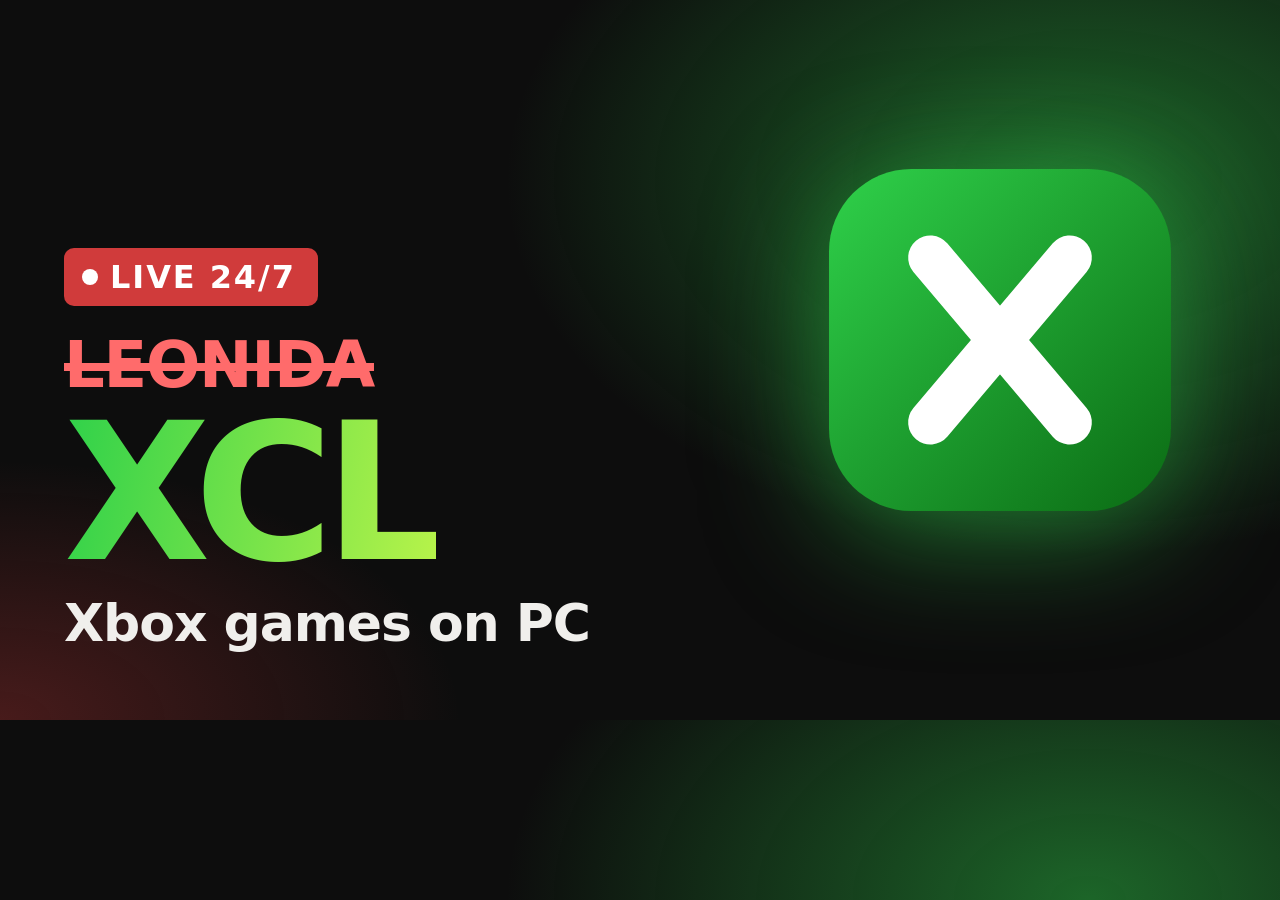
<file: dashboard/public/xcl-thumbnail.html>
<!doctype html>
<html lang="en">
<head>
  <meta charset="utf-8">
  <meta name="viewport" content="width=1280, height=720">
  <title>XCL live thumbnail</title>
  <style>
    html, body { margin: 0; width: 1280px; height: 720px; overflow: hidden; color: #f0efec; font-family: "Inter", system-ui, sans-serif; -webkit-font-smoothing: antialiased; }
    body { background: radial-gradient(ellipse 70% 80% at 85% 25%, rgba(47, 209, 74, 0.45), transparent 65%), radial-gradient(ellipse 60% 60% at 0% 100%, rgba(208, 59, 59, 0.3), transparent 60%), #0d0d0d; }
    .logo { position: absolute; right: 90px; top: 150px; width: 380px; filter: drop-shadow(0 20px 60px rgba(47, 209, 74, 0.55)); }
    .text { position: absolute; left: 64px; top: 0; bottom: 0; display: flex; flex-direction: column; justify-content: center; align-items: flex-start; }
    .live { display: inline-flex; align-items: center; gap: 12px; background: #d03b3b; color: #fff; font-size: 32px; font-weight: 900; letter-spacing: 0.06em; padding: 10px 22px 10px 18px; border-radius: 10px; }
    .live i { width: 16px; height: 16px; border-radius: 50%; background: #fff; }
    .gone { margin-top: 22px; font-size: 64px; font-weight: 900; letter-spacing: -0.02em; color: #ff6b6b; text-decoration: line-through; text-decoration-thickness: 8px; }
    h1 { margin: 6px 0 0; font-size: 190px; font-weight: 900; letter-spacing: -0.05em; line-height: 0.9; background: linear-gradient(100deg, #2fd14a, #b7f34a); -webkit-background-clip: text; background-clip: text; color: transparent; }
    .tag { margin-top: 14px; font-size: 52px; font-weight: 900; letter-spacing: -0.02em; }
  </style>
</head>
<body>
  <img class="logo" src="xcl-logo.svg" alt="">
  <div class="text">
    <div class="live"><i></i>LIVE 24/7</div>
    <div class="gone">LEONIDA</div>
    <h1>XCL</h1>
    <div class="tag">Xbox games on PC</div>
  </div>
  <script>document.body.dataset.ready = "true";</script>
</body>
</html>
</file>
